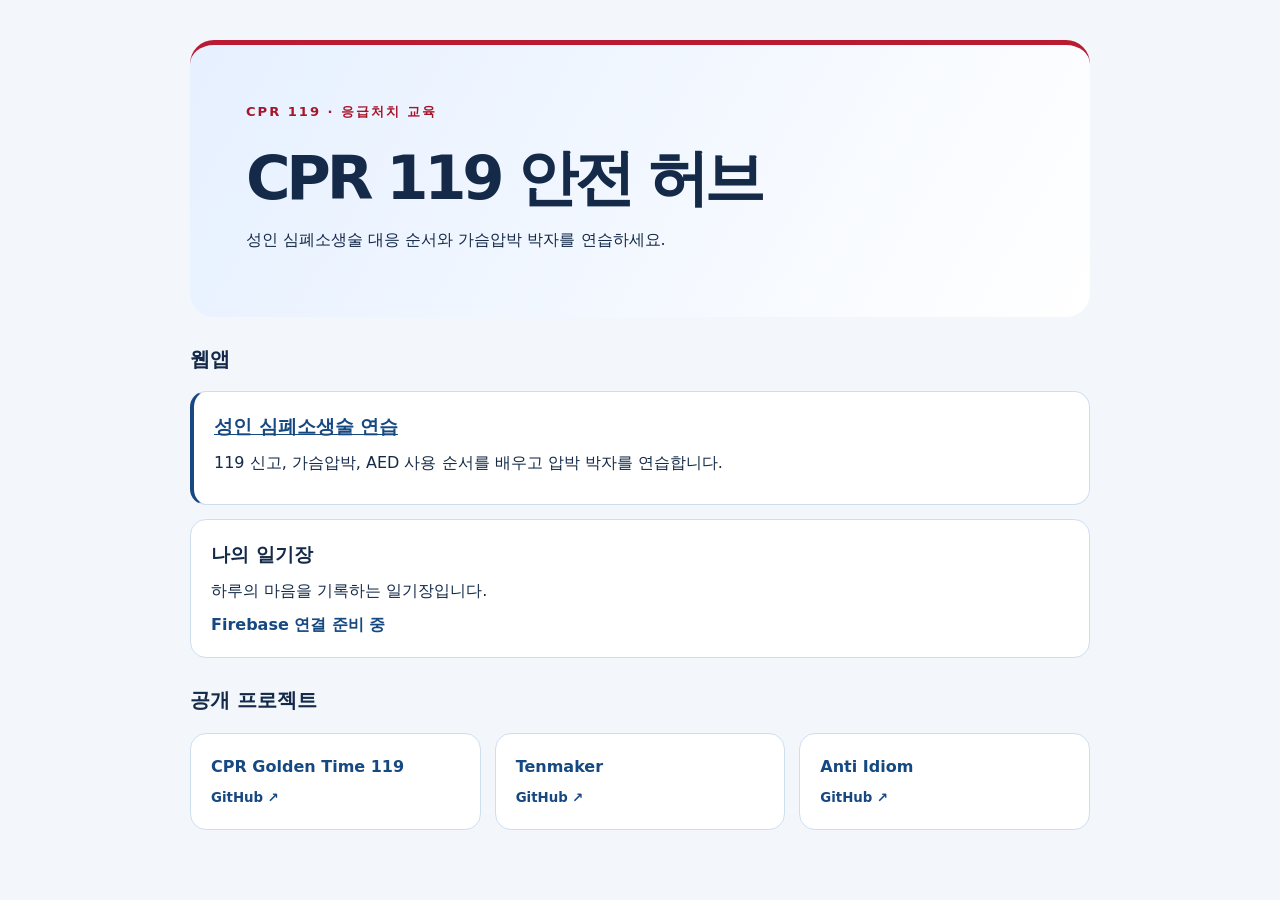
<file: index.html>
<!doctype html>
<html lang="ko">
<head>
  <meta charset="utf-8">
  <meta name="viewport" content="width=device-width, initial-scale=1">
  <meta http-equiv="Content-Security-Policy" content="default-src 'none'; style-src 'self'; base-uri 'none'; form-action 'none'">
  <title>CPR 119 안전 허브</title>
  <link rel="stylesheet" href="./style.css">
</head>
<body>
  <main>
    <header><p class="tag">CPR 119 · 응급처치 교육</p><h1>CPR 119 안전 허브</h1><p>성인 심폐소생술 대응 순서와 가슴압박 박자를 연습하세요.</p></header>
    <section aria-labelledby="apps">
      <h2 id="apps">웹앱</h2>
      <article class="diary"><h3><a href="./cpr/">성인 심폐소생술 연습</a></h3><p>119 신고, 가슴압박, AED 사용 순서를 배우고 압박 박자를 연습합니다.</p></article><article class="diary"><h3>나의 일기장</h3><p>하루의 마음을 기록하는 일기장입니다.</p><span>Firebase 연결 준비 중</span></article>
    </section>
    <section aria-labelledby="projects">
      <h2 id="projects">공개 프로젝트</h2>
      <div class="grid">
        <a href="https://github.com/ttoing9494-alt/cpr-golden-time-119">CPR Golden Time 119 <small>GitHub ↗</small></a>
        <a href="https://github.com/ttoing9494-alt/tenmaker">Tenmaker <small>GitHub ↗</small></a>
        <a href="https://github.com/ttoing9494-alt/anti-idiom">Anti Idiom <small>GitHub ↗</small></a>
      </div>
    </section>
  </main>
</body>
</html>
</file>
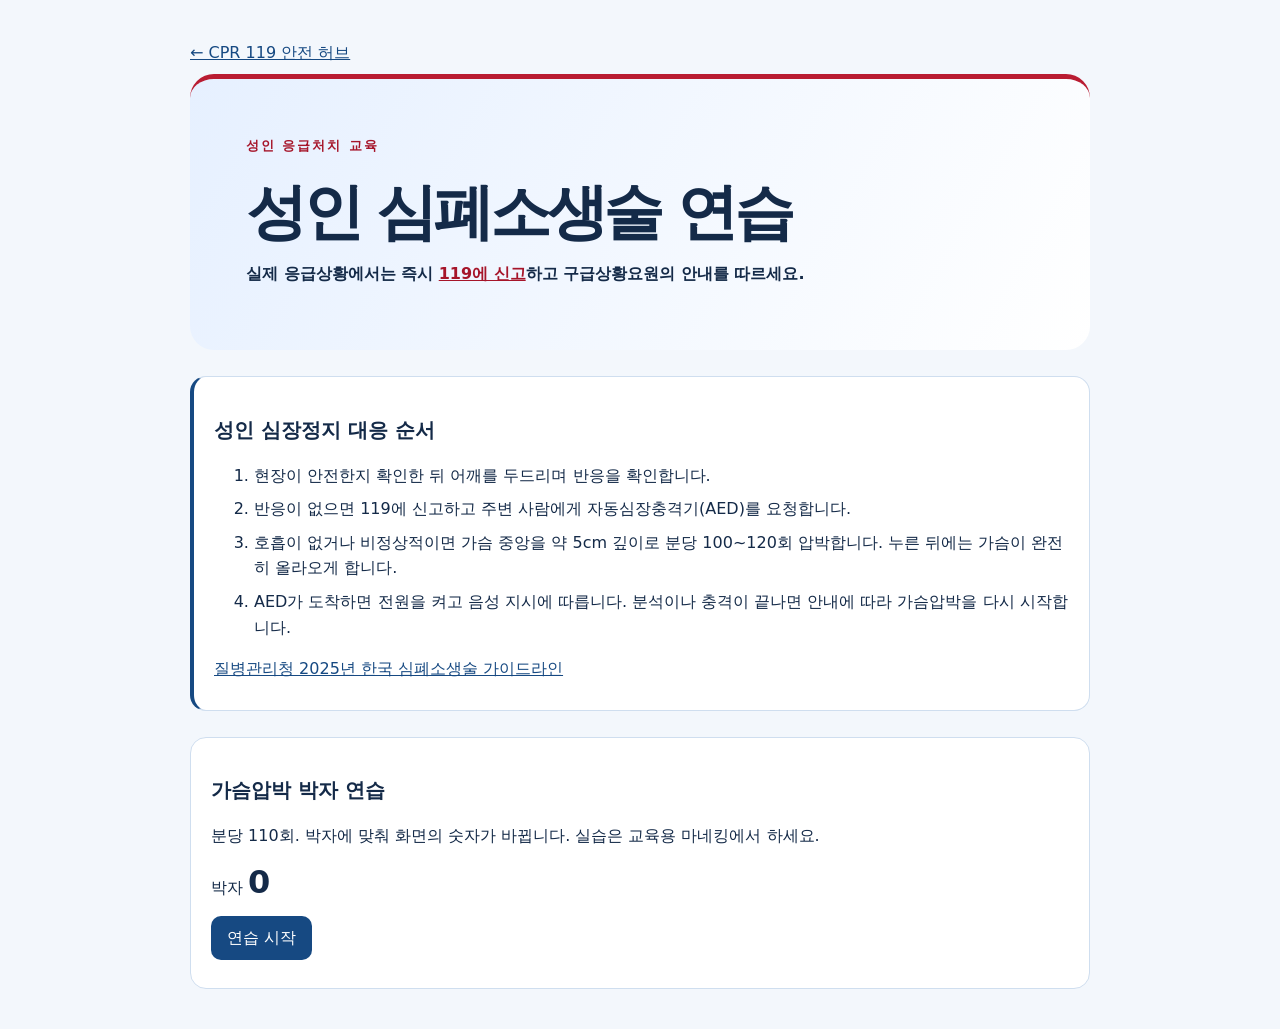
<file: cpr/index.html>
<!doctype html>
<html lang="ko">
<head>
<meta charset="utf-8">
<meta name="viewport" content="width=device-width, initial-scale=1">
<meta http-equiv="Content-Security-Policy" content="default-src 'none'; script-src 'self'; style-src 'self'; base-uri 'none'; form-action 'none'">
<title>성인 심폐소생술 연습 | CPR 119 안전 허브</title>
<link rel="stylesheet" href="../style.css">
<script src="./practice.js" defer></script>
</head>
<body><main>
<p><a href="../">← CPR 119 안전 허브</a></p>
<header><p class="tag">성인 응급처치 교육</p><h1>성인 심폐소생술 연습</h1>
<p><strong>실제 응급상황에서는 즉시 <a href="tel:119">119에 신고</a>하고 구급상황요원의 안내를 따르세요.</strong></p></header>
<section class="diary"><h2>성인 심장정지 대응 순서</h2>
<ol>
<li>현장이 안전한지 확인한 뒤 어깨를 두드리며 반응을 확인합니다.</li>
<li>반응이 없으면 119에 신고하고 주변 사람에게 자동심장충격기(AED)를 요청합니다.</li>
<li>호흡이 없거나 비정상적이면 가슴 중앙을 약 5cm 깊이로 분당 100~120회 압박합니다. 누른 뒤에는 가슴이 완전히 올라오게 합니다.</li>
<li>AED가 도착하면 전원을 켜고 음성 지시에 따릅니다. 분석이나 충격이 끝나면 안내에 따라 가슴압박을 다시 시작합니다.</li>
</ol>
<p><a href="https://www.kdca.go.kr/bbs/kdca/49/305205/download.do">질병관리청 2025년 한국 심폐소생술 가이드라인</a></p>
</section>
<section class="diary"><h2>가슴압박 박자 연습</h2>
<p>분당 110회. 박자에 맞춰 화면의 숫자가 바뀝니다. 실습은 교육용 마네킹에서 하세요.</p>
<p>박자 <output id="beat" aria-live="off">0</output></p>
<button id="toggle" type="button">연습 시작</button>
<p id="status" role="status"></p>
</section>
</main></body>
</html>
</file>
<file: style.css>
* { box-sizing: border-box; }
body { margin: 0; font: 16px/1.6 system-ui, "Malgun Gothic", sans-serif; color: #142a48; background: #f3f7fc; }
main { width: min(900px, calc(100% - 36px)); margin: 40px auto; }
header { padding: clamp(24px, 6vw, 56px); border-radius: 24px; background: linear-gradient(120deg, #e6f0ff, #fff); }
h1 { margin: 0; font-size: clamp(2rem, 6vw, 3.8rem); letter-spacing: -.07em; }
h2 { font-size: 1.25rem; }
h3, p { margin: 0 0 8px; }
.tag, small, .diary span { color: #164982; font-weight: 700; }
.tag { font-size: .82rem; letter-spacing: .15em; }
section { margin-block: 26px; }
.grid { display: grid; grid-template-columns: repeat(auto-fit, minmax(min(100%, 230px), 1fr)); gap: 14px; }
.diary, .grid a { border: 1px solid #cfdeef; border-radius: 16px; background: #fff; padding: 20px; }
a { color: #164982; }
.grid a { display: flex; flex-direction: column; gap: 8px; text-decoration: none; font-weight: 700; }
.grid a:hover { background: #eaf3ff; }
a:focus-visible { outline: 3px solid #164982; outline-offset: 3px; }
.diary + .diary { margin-top: 14px; }
li + li { margin-top: 8px; }
output { font-size: 2rem; font-weight: 750; font-variant-numeric: tabular-nums; }
button { min-height: 44px; border: 0; border-radius: 10px; padding: 8px 16px; background: #164982; color: white; font: inherit; cursor: pointer; }
button:focus-visible { outline: 3px solid #164982; outline-offset: 3px; }
header { border-top: 5px solid #b91c32; }
header .tag, header strong a { color: #a6152a; }
.diary:first-of-type { border-left: 4px solid #164982; }
button:hover { background: #103763; }
</file>
